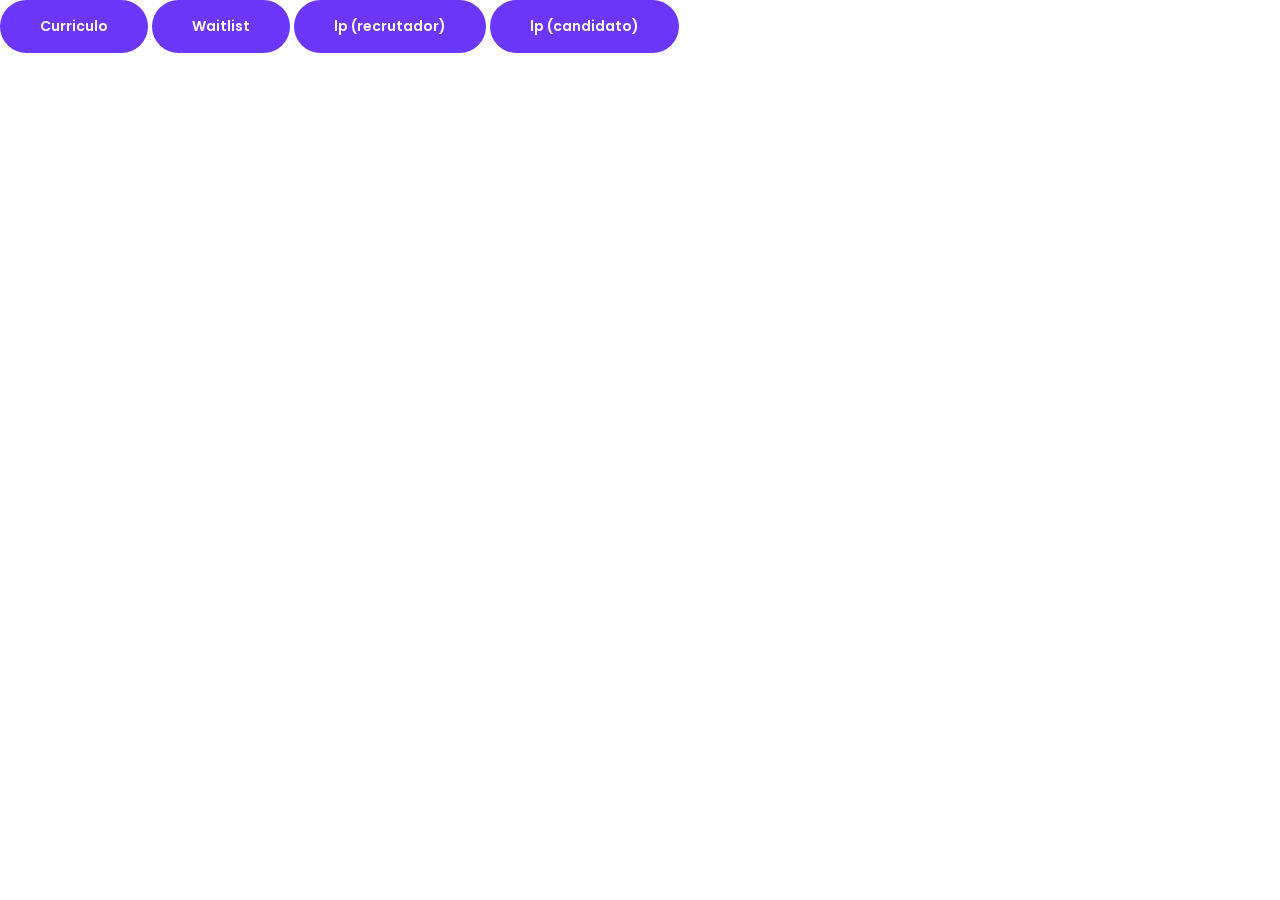
<file: index.html>
<!DOCTYPE html>
<html lang="pt-BR">

<head>
  <meta charset="UTF-8">
  <meta name="viewport" content="width=device-width, initial-scale=1.0">
  <link rel="shortcut icon" href="./img/icones/favicon.png" type="image/x-icon">
  <link rel="stylesheet" href="./css/style.css">
  <link rel="preconnect" href="https://fonts.googleapis.com">
  <link rel="preconnect" href="https://fonts.gstatic.com" crossorigin>
  <link href="https://fonts.googleapis.com/css2?family=Poppins:wght@400;600&display=swap" rel="stylesheet">

  <title>Viewtrine - Home</title>
</head>

<body>
  <a href="./curriculo.html" class="botao">Curriculo</a>
  <a href="./waitlist.html" class="botao">Waitlist</a>
  <a href="./landing-page/recrutador.html" class="botao">lp (recrutador)</a>
  <a href="./landing-page/candidato.html" class="botao">lp (candidato)</a>
</body>

</html>
</file>
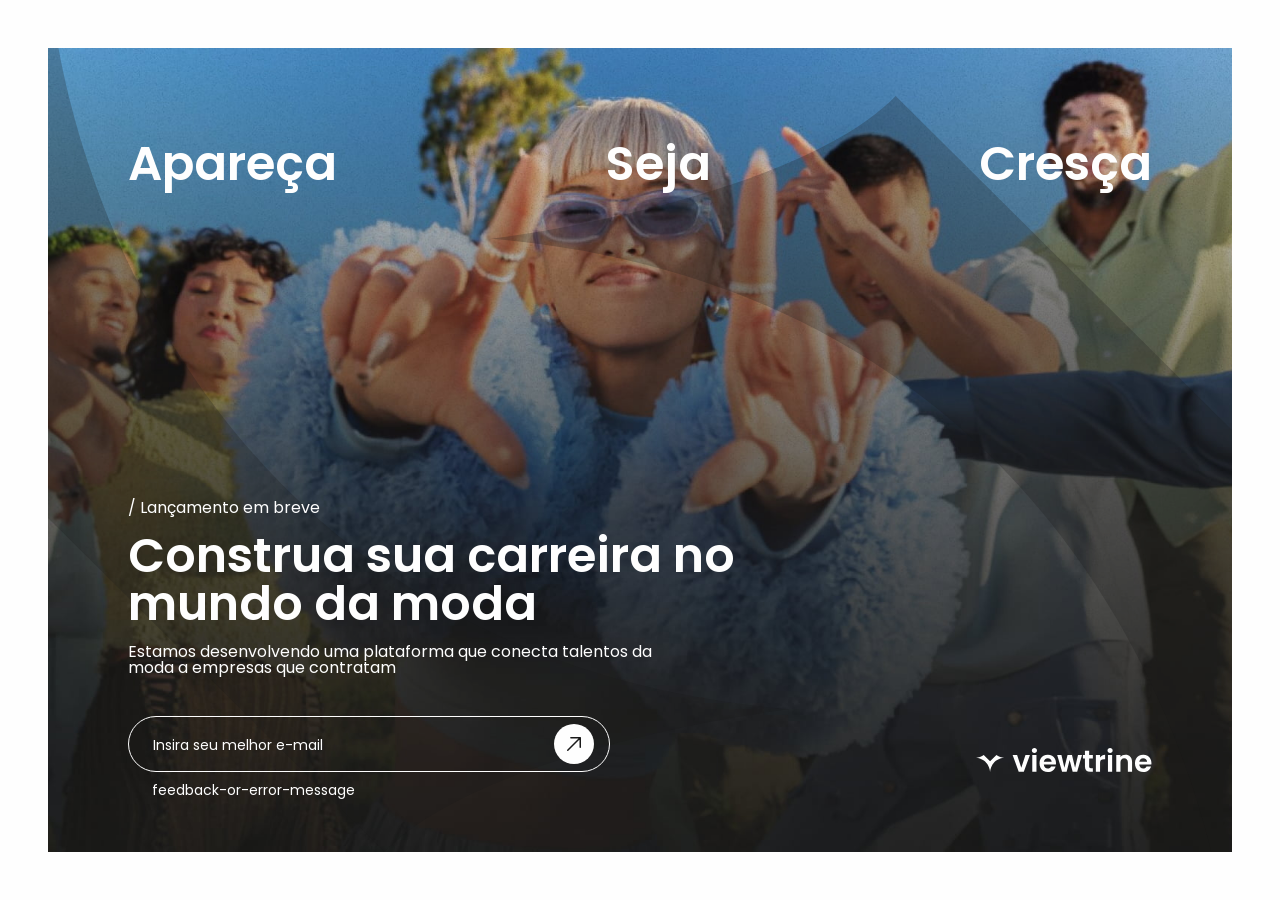
<file: waitlist.html>
<!DOCTYPE html>
<html lang="pt-BR">

<head>
  <meta charset="UTF-8">
  <meta name="viewport" content="width=device-width, initial-scale=1.0">
  <link rel="shortcut icon" href="./img/icones/favicon.png" type="image/x-icon">
  <link rel="preload" href="./img/waitlist/fundo.jpg" as="image" fetchpriority="high">
  <link rel="stylesheet" href="./css/style.css">
  <link rel="preconnect" href="https://fonts.googleapis.com">
  <link rel="preconnect" href="https://fonts.gstatic.com" crossorigin>
  <link href="https://fonts.googleapis.com/css2?family=Poppins:wght@400;600&display=swap" rel="stylesheet">
  <meta name="description" content="Na Viewtrine você encontra as melhores vagas de emprego no setor da moda. Cadastre seu currículo agora e conecte-se com recrutadores de todo o Brasil!">
  <title>Viewtrine - Waitlist</title>
</head>

<body>
  <main class="fundo-externo">
    <div class="fundo-container">
      <div class="grid-waitlist">
        <ul class="titulos-waitlist font-bold">
          <li>Apareça</li>
          <li>Seja</li>
          <li>Cresça</li>
        </ul>

        <section class="dados-container">
          <div class="flex1">
            <span class="font-regular">/ Lançamento em breve</span>
            <h1 class="font-bold">Construa sua carreira no mundo da moda</h1>
            <p class="font-regular">
              Estamos desenvolvendo uma plataforma que conecta talentos da moda a empresas que contratam
            </p>
          </div>

          <div class="flex2">
            <form action="./waitlist.html" class="form-waitlist">
              <input type="email" name="email" id="email" placeholder="Insira seu melhor e-mail" class="input-email" />
              <button type="submit" class="submit-btn">
                <img src="./img/waitlist/botao.svg" alt="Enviar email" />
              </button>
            </form>
            <p class="ativo font-regular texto-form">feedback-or-error-message</p>
          </div>
        </section>

        <img src="./img/icones/viewtrine-logo.svg" alt="" class="waitlist-logo" />
      </div>
    </div>
  </main>
</body>

</html>
</file>
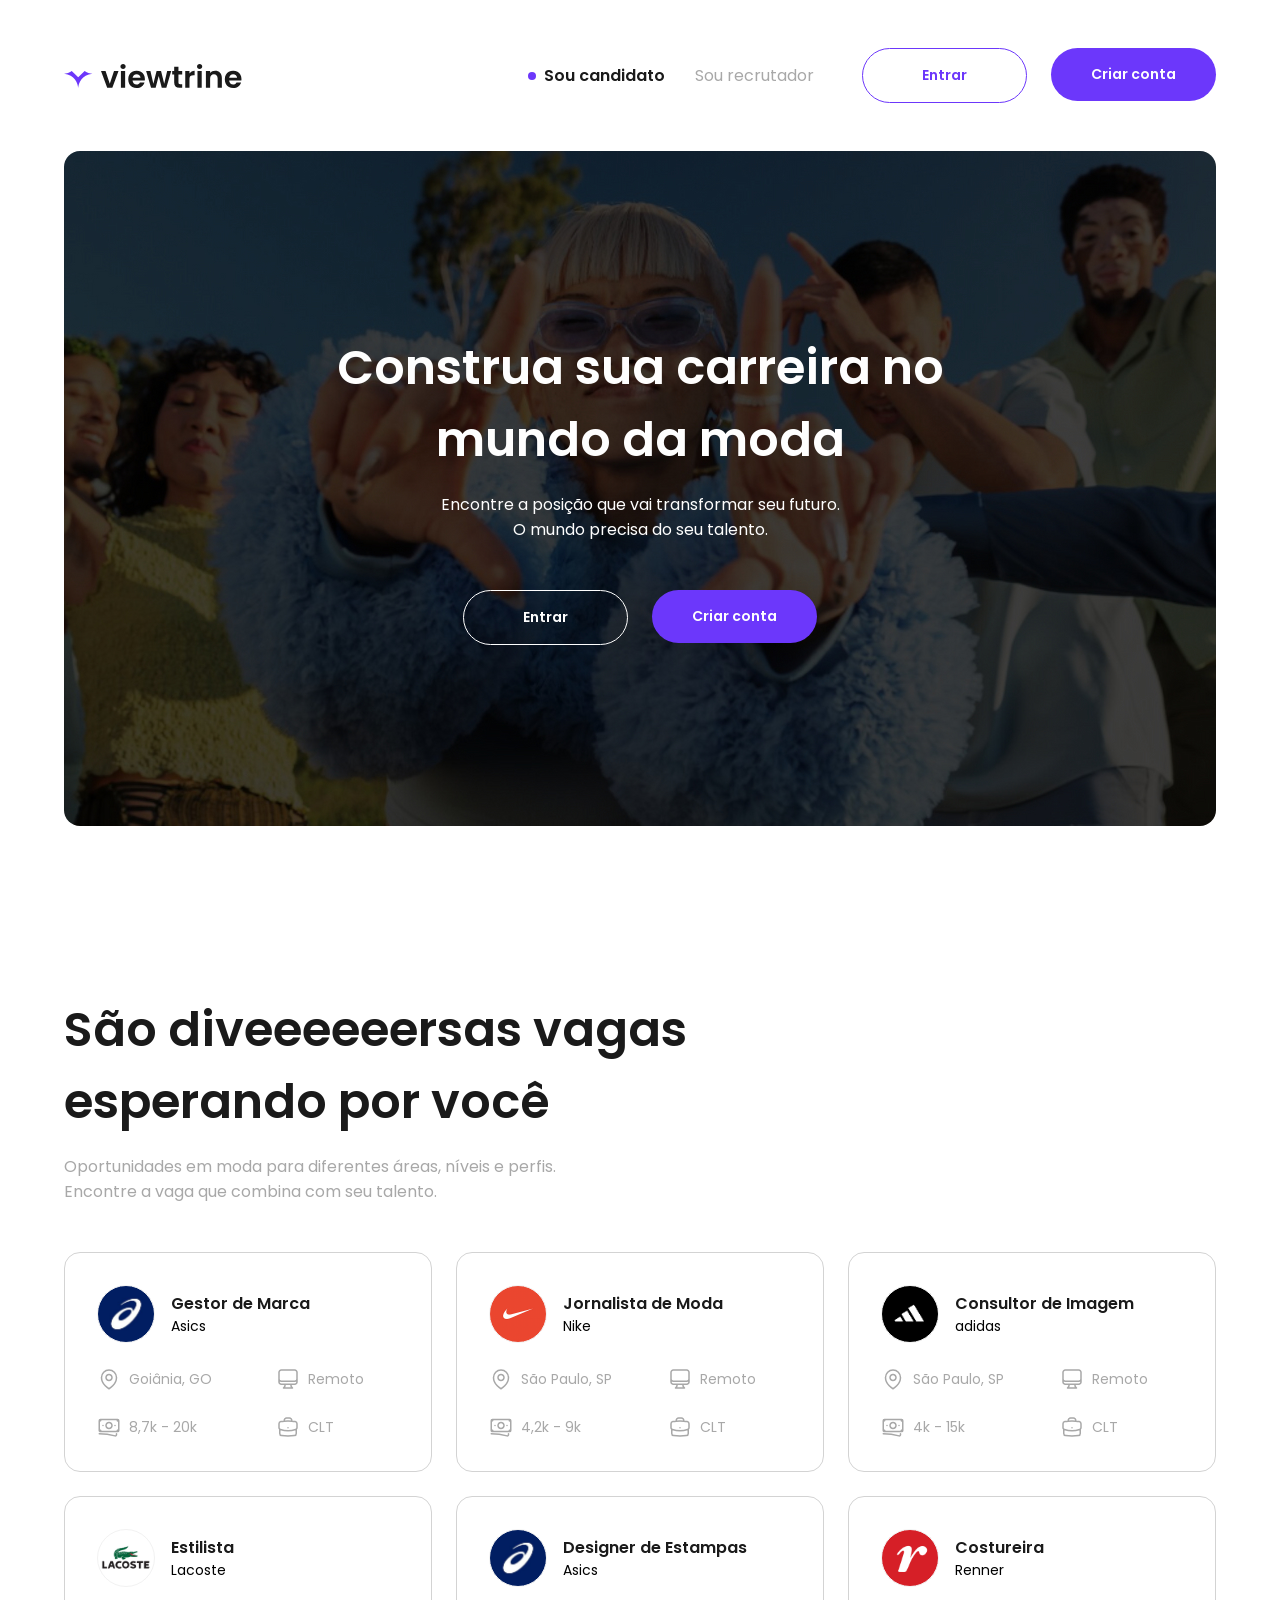
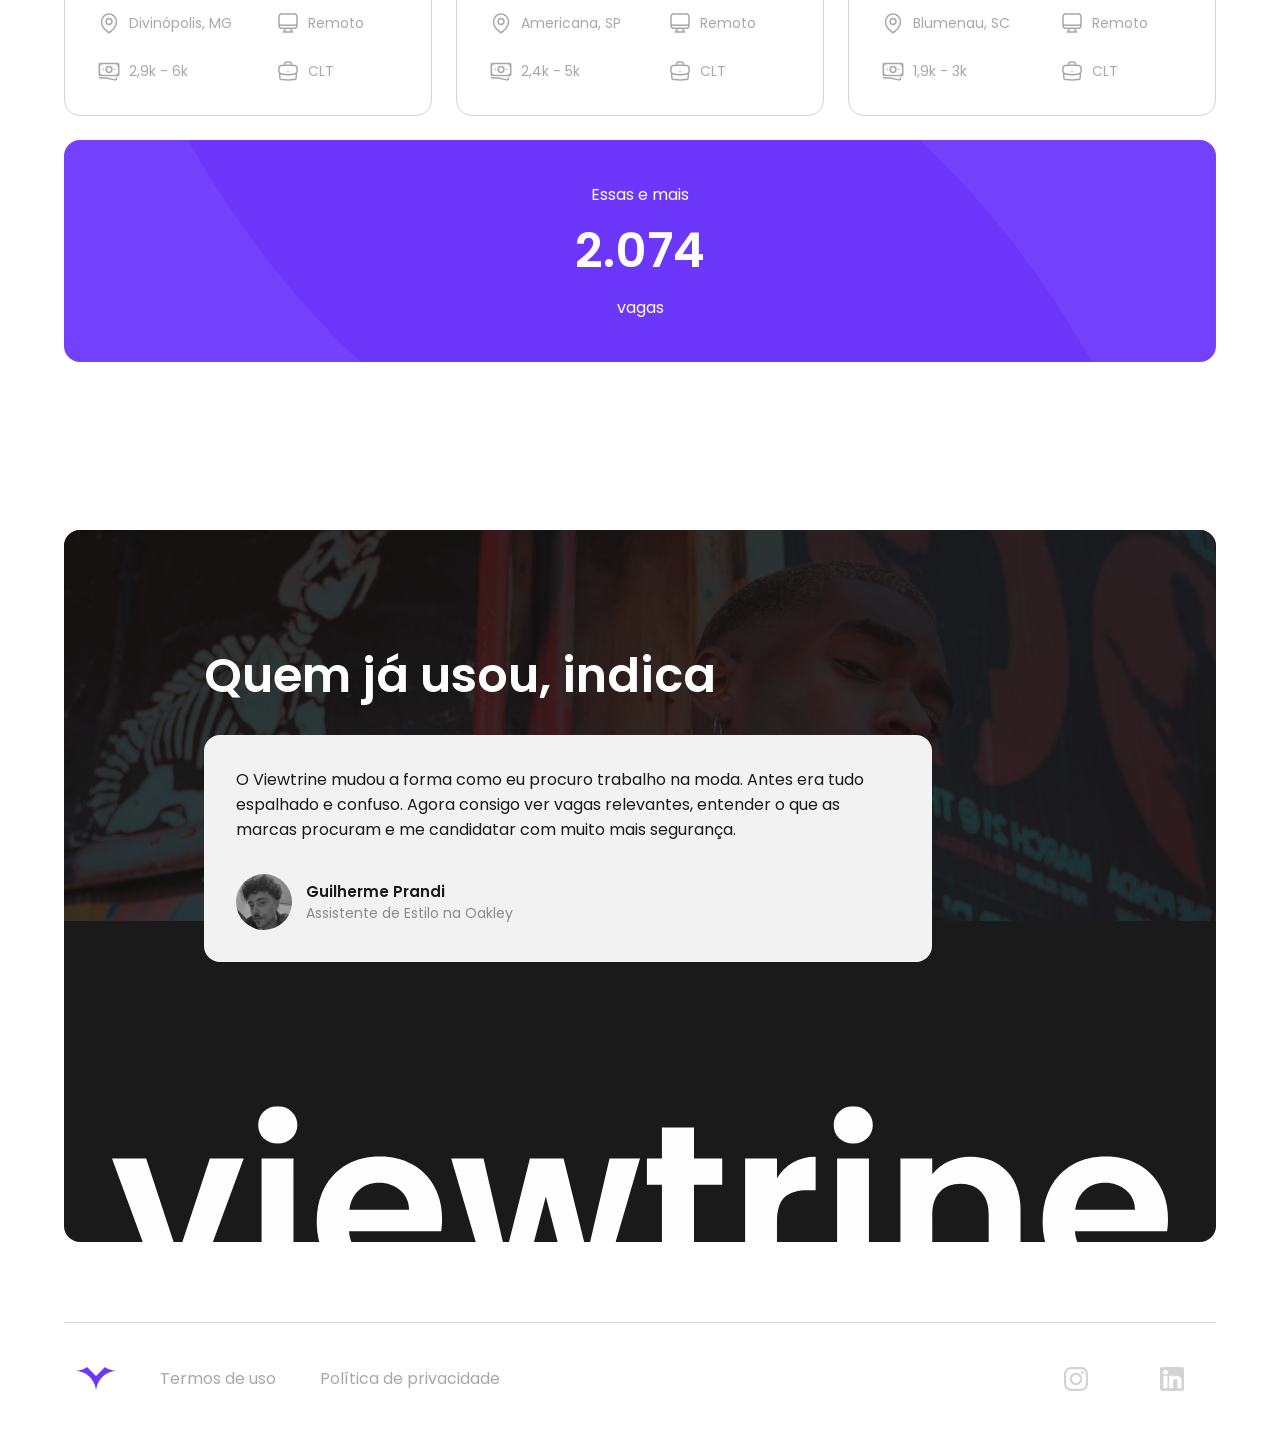
<file: landing-page/candidato.html>
<!DOCTYPE html>
<html lang="pt-BR">

<head>
  <meta charset="UTF-8">
  <meta name="viewport" content="width=device-width, initial-scale=1.0">
  <link rel="shortcut icon" href="../img/icones/favicon.png" type="image/x-icon">
  <link rel="stylesheet" href="../css/style.css">
  <link rel="preload" href="../css/style.css" as="style">
  <link rel="preconnect" href="https://fonts.googleapis.com">
  <link rel="preconnect" href="https://fonts.gstatic.com" crossorigin>
  <link href="https://fonts.googleapis.com/css2?family=Poppins:wght@400;600&display=swap" rel="stylesheet">
  <meta name="description" content="Na Viewtrine você encontra as melhores vagas de emprego no setor da moda. Cadastre seu currículo agora e conecte-se com recrutadores de todo o Brasil!">
  <title>Viewtrine - Candidato</title>
</head>

<body>
  <nav class="hamburguer-menu">
    <div>
      <button class="hamburguer-fechar"><img src="../img/icones/x.svg" alt="fechar menu" height="24" width="24"></button>
    </div>
    <ul class="hamburguer-escolha">
      <li><a href="./candidato.html" class="header-ativo font-bold">Sou candidato</a>
      </li>
      <li><a href="./recrutador.html" class="font-regular">Sou recrutador</a></li>
    </ul>
    <ul class="hamburguer-log">
      <li><a href="../index.html" class="botao-borda-roxa">Entrar</a></li>
      <li><a href="../index.html" class="botao">Criar conta</a></li>
    </ul>
  </nav>

  <div class="lp-margin">
    <header class="header-lp">
      <img class="header-logo1" src="../img/icones/viewtrine-logo-black.svg" alt="Logo Viewtrine" width="178" height="24">
      <img class="header-logo2" src="../img/icones/viewtrine-logo-min.svg" alt="Logo Viewtrine" width="40" height="24">
      <nav class="header-links">
        <ul class="header-escolha">
          <li><a href="./candidato.html" class="header-ativo font-bold">Sou candidato</a>
          </li>
          <li><a href="./recrutador.html" class="font-regular">Sou recrutador</a></li>
        </ul>
        <button class="hamburguer" aria-label="Abrir Menu">
          <img src="../img/lp/hamburguer.svg" alt="Hamburguer Ícone">
        </button>
        <ul class="header-log">
          <li><a href="../index.html" class="botao-borda-roxa">Entrar</a></li>
          <li><a href="../index.html" class="botao">Criar conta</a></li>
        </ul>
      </nav>
    </header>

    <main>
      <article class="lp-apresentacao">
        <div class="apresentacao-container">
          <div class="apresentacao-grid">
            <div class="apresentacao-texto">
              <h1 class="font-bold">Construa sua carreira no <br>mundo da moda</h1>
              <p class="font-regular">Encontre a posição que vai transformar seu futuro. <br>O mundo precisa do seu talento.</p>
            </div>
            <div>
              <ul class="apresentacao-botoes">
                <li><a href="../index.html" class="botao-borda-branca">Entrar</a></li>
                <li><a href="../index.html" class="botao">Criar conta</a></li>
              </ul>
            </div>
          </div>
        </div>
      </article>
    </main>

    <section aria-label="vagas">
      <div class="vagas-texto">
        <h2 class="font-bold">São diveeeeeersas vagas <br> esperando por você</h2>
        <p class="font-regular">Oportunidades em moda para diferentes áreas, níveis e perfis. <br> Encontre a vaga que combina com seu talento.</p>
      </div>
      <div class="vagas-container">
        <div class="vagas-empresas font-regular">
          <ul>

            <li>
              <div class="empresa" data-empresa="asics">
                <div class="empresas-header">
                  <h3 class="font-bold">Gestor de Marca</h3>
                  <p>Asics</p>
                </div>
              </div>
              <div class="empresas-info">
                <p class="local"><span>Goiânia, GO</span></p>
                <p class="remoto"><span>Remoto</span></p>
                <p class="salario"><span>8,7k - 20k</span></p>
                <p class="clt"><span>CLT</span></p>
              </div>
            </li>

            <li>
              <div class="empresa" data-empresa="nike">
                <div class="empresas-header">
                  <h3 class="font-bold">Jornalista de Moda</h3>
                  <p>Nike</p>
                </div>
              </div>
              <div class="empresas-info">
                <p class="local"><span>São Paulo, SP</span></p>
                <p class="remoto"><span>Remoto</span></p>
                <p class="salario"><span>4,2k - 9k</span></p>
                <p class="clt"><span>CLT</span></p>
              </div>
            </li>

            <li>
              <div class="empresa" data-empresa="adidas">
                <div class="empresas-header">
                  <h3 class="font-bold">Consultor de Imagem</h3>
                  <p>adidas</p>
                </div>
              </div>
              <div class="empresas-info">
                <p class="local"><span>São Paulo, SP</span></p>
                <p class="remoto"><span>Remoto</span></p>
                <p class="salario"><span>4k - 15k</span></p>
                <p class="clt"><span>CLT</span></p>
              </div>
            </li>

            <li>
              <div class="empresa" data-empresa="lacoste">
                <div class="empresas-header">
                  <h3 class="font-bold">Estilista</h3>
                  <p>Lacoste</p>
                </div>
              </div>
              <div class="empresas-info">
                <p class="local"><span>Divinópolis, MG</span></p>
                <p class="remoto"><span>Remoto</span></p>
                <p class="salario"><span>2,9k - 6k</span></p>
                <p class="clt"><span>CLT</span></p>
              </div>
            </li>

            <li>
              <div class="empresa" data-empresa="asics">
                <div class="empresas-header">
                  <h3 class="font-bold">Designer de Estampas</h3>
                  <p>Asics</p>
                </div>
              </div>
              <div class="empresas-info">
                <p class="local"><span>Americana, SP</span></p>
                <p class="remoto"><span>Remoto</span></p>
                <p class="salario"><span>2,4k - 5k</span></p>
                <p class="clt"><span>CLT</span></p>
              </div>
            </li>

            <li>
              <div class="empresa" data-empresa="renner">
                <div class="empresas-header">
                  <h3 class="font-bold">Costureira</h3>
                  <p>Renner</p>
                </div>
              </div>
              <div class="empresas-info">
                <p class="local"><span>Blumenau, SC</span></p>
                <p class="remoto"><span>Remoto</span></p>
                <p class="salario"><span>1,9k - 3k</span></p>
                <p class="clt"><span>CLT</span></p>
              </div>
            </li>

          </ul>
        </div>

        <div class="vagas-quantidade font-regular">
          <p>Essas e mais</p>
          <h2 class="font-bold">2.074</h2>
          <p>vagas</p>
        </div>
      </div>
    </section>

    <section class="lp-recomendacao">
      <div class="lp-recomendacao-bg" aria-hidden="true"></div>
      <div class="lp-recomendacao-container">
        <h2 class="lp-recomendacao-titulo font-bold">
          Quem já usou, indica
        </h2>
        <div class="lp-recomendacao-card">
          <p class="lp-recomendacao-texto font-regular">
            O Viewtrine mudou a forma como eu procuro trabalho na moda. Antes era tudo espalhado e confuso. Agora consigo ver vagas relevantes, entender o que as marcas procuram e me candidatar com muito mais segurança.
          </p>
          <div class="lp-recomendacao-autor">
            <img src="../img/lp/pfp.jpg" alt="Luccas Barro" class="lp-recomendacao-avatar">
            <div class="lp-recomendacao-info">
              <span class="lp-recomendacao-nome font-bold">Guilherme Prandi</span>
              <span class="lp-recomendacao-cargo font-regular">Assistente de Estilo na Oakley</span>
            </div>
          </div>
        </div>
      </div>

      <img src="../img/lp/logo-split.svg" alt="" class="lp-recomendacao-bg-logo" aria-hidden="true">
    </section>

    <footer class="footer-lp">
      <div>
        <ul class="font-regular footer-links-1">
          <li><img src="../img/icones/logo.png" alt="logo" width="40px" height="24px"></li>
          <li><a href="../index.html">Termos de uso</a></li>
          <li><a href="../index.html">Política de privacidade</a></li>
        </ul>
      </div>
      <div>
        <ul class="footer-links-2">
          <li><a href="https://www.instagram.com/viewtrine" target="_blank" rel="noopener noreferrer"><img src="../img/icones/instagram.svg" alt="Instagram"></a></li>
          <li><a href="https://www.linkedin.com/company/viewtrine/" target="_blank" rel="noopener noreferrer"><img src="../img/icones/linkedin.svg" alt="LinkedIn"></a></li>
        </ul>
      </div>
    </footer>
  </div>

  <script src="../javascript/lp.js"></script>
</body>
</file>
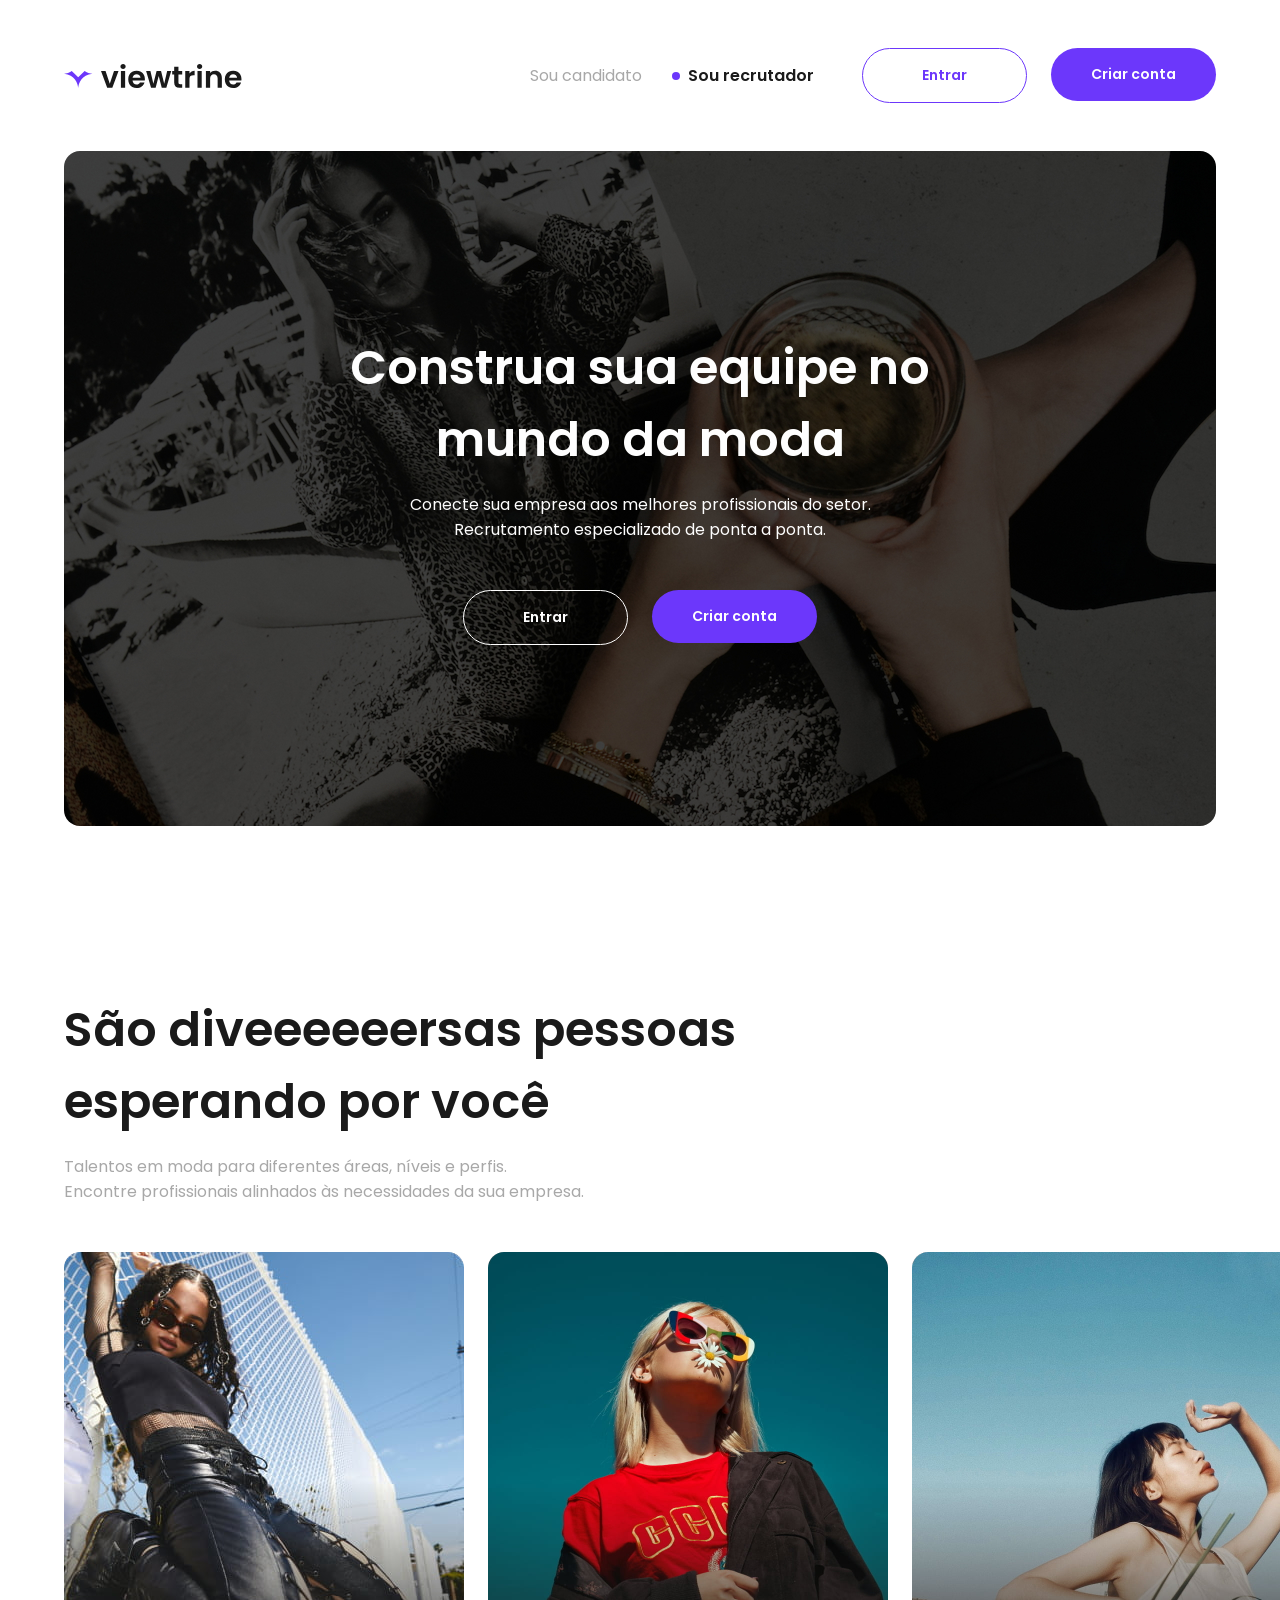
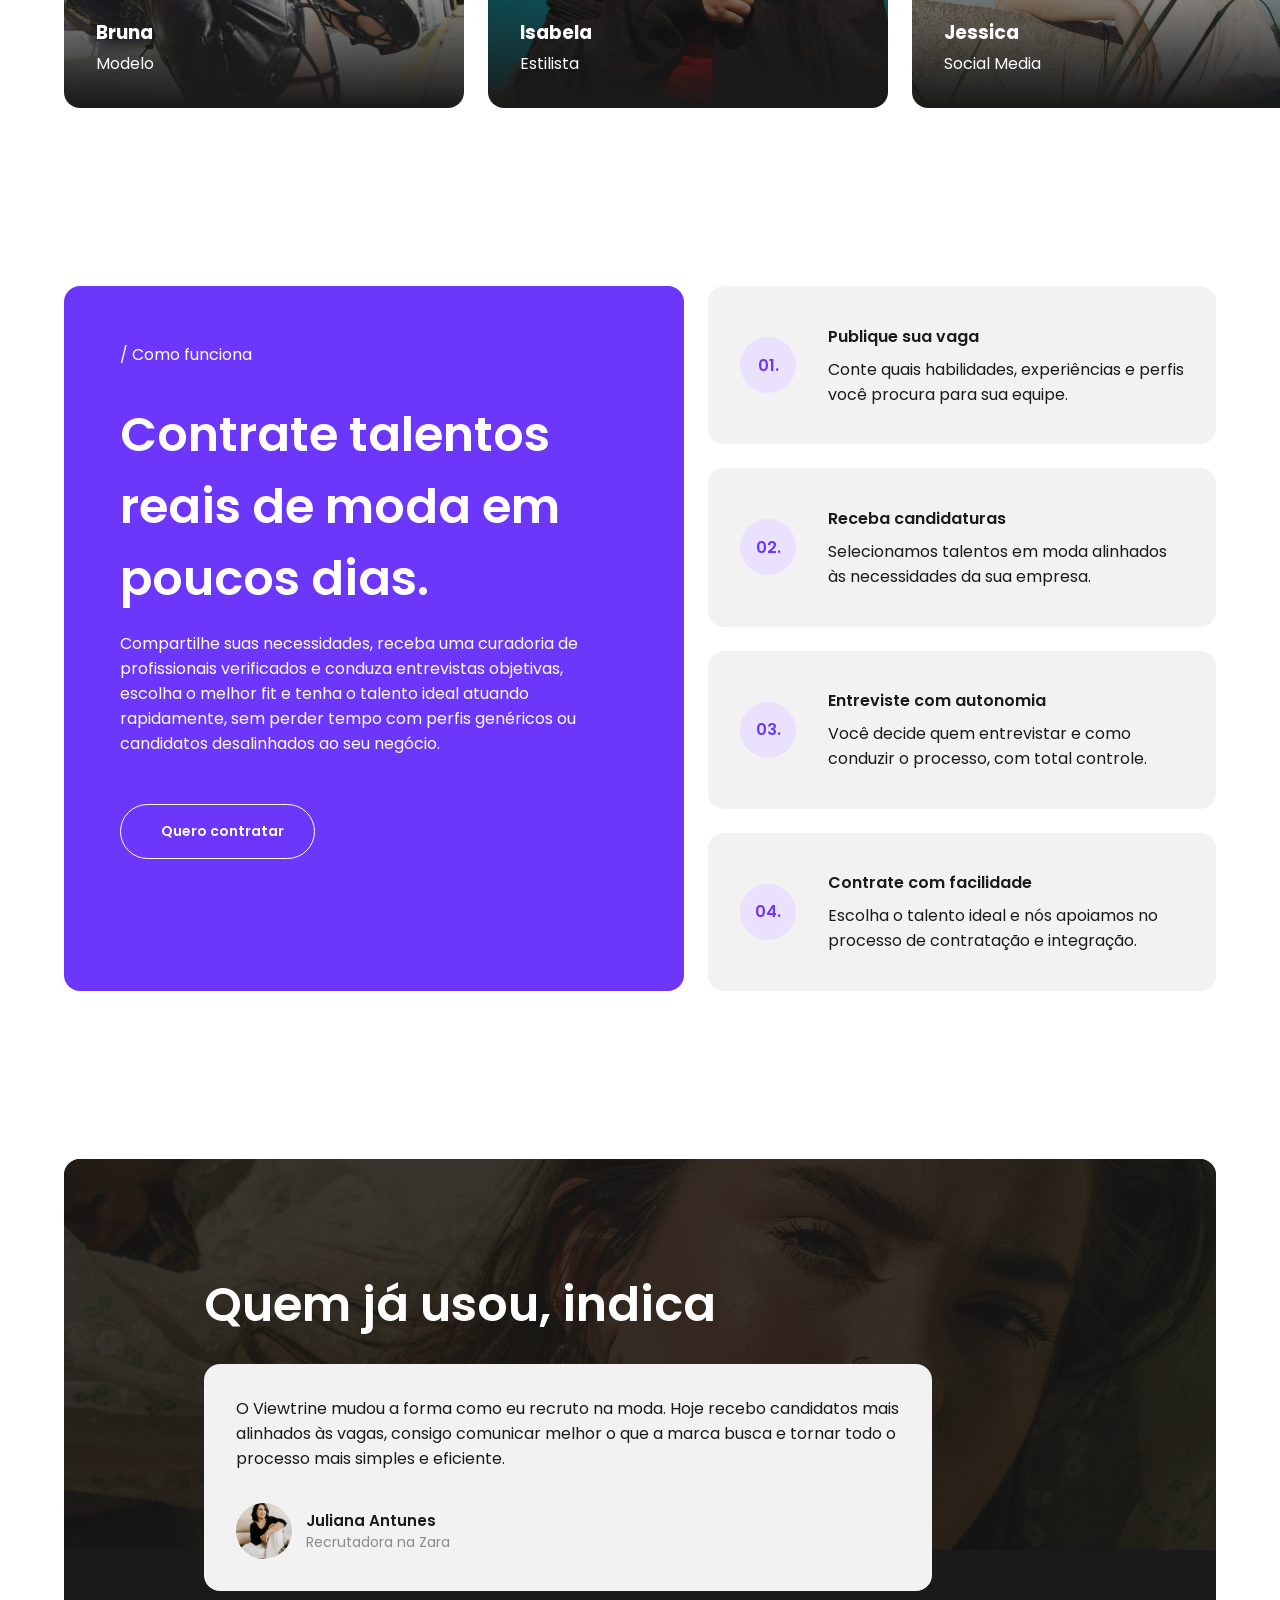
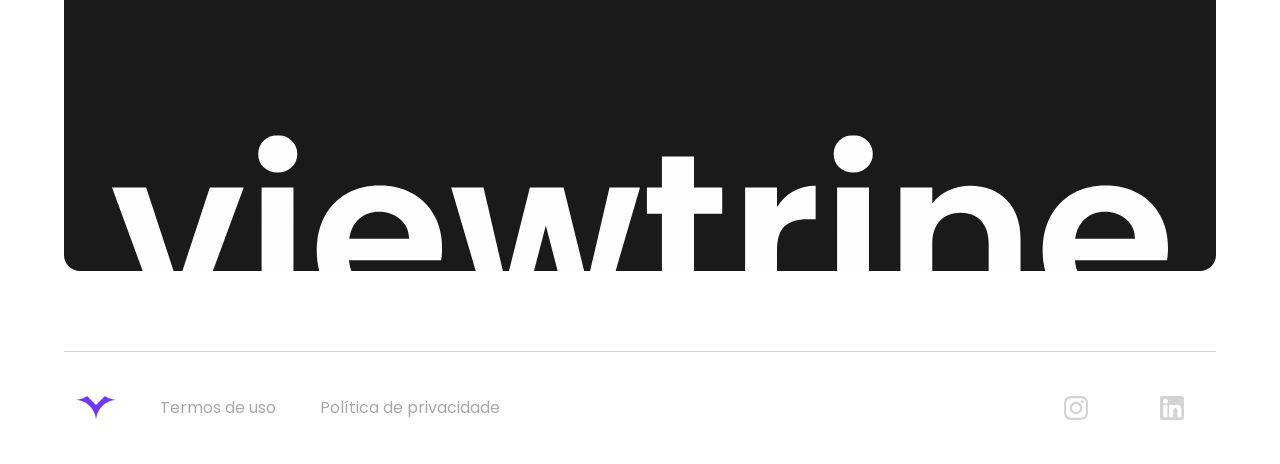
<file: landing-page/recrutador.html>
<!DOCTYPE html>
<html lang="pt-BR">

<head>
  <meta charset="UTF-8">
  <meta name="viewport" content="width=device-width, initial-scale=1.0">
  <link rel="shortcut icon" href="../img/icones/favicon.png" type="image/x-icon">
  <link rel="stylesheet" href="../css/style.css">
  <link rel="preload" href="../css/style.css" as="style">
  <link rel="preconnect" href="https://fonts.googleapis.com">
  <link rel="preconnect" href="https://fonts.gstatic.com" crossorigin>
  <link href="https://fonts.googleapis.com/css2?family=Poppins:wght@400;600&display=swap" rel="stylesheet">
  <meta name="description" content="Na Viewtrine você encontra as melhores vagas de emprego no setor da moda. Cadastre seu currículo agora e conecte-se com recrutadores de todo o Brasil!">
  <title>Viewtrine - Recrutador</title>
</head>

<body>
  <nav class="hamburguer-menu">
    <div>
      <button class="hamburguer-fechar"><img src="../img/icones/x.svg" alt="fechar menu" height="24" width="24"></button>
    </div>
    <ul class="hamburguer-escolha">
      <li><a href="./candidato.html" class="font-regular">Sou candidato</a>
      </li>
      <li><a href="./recrutador.html" class="header-ativo font-bold">Sou recrutador</a></li>
    </ul>
    <ul class="hamburguer-log">
      <li><a href="../index.html" class="botao-borda-roxa">Entrar</a></li>
      <li><a href="../index.html" class="botao">Criar conta</a></li>
    </ul>
  </nav>

  <div class="lp-margin">
    <header class="header-lp">
      <img class="header-logo1" src="../img/icones/viewtrine-logo-black.svg" alt="Logo Viewtrine" width="178" height="24">
      <img class="header-logo2" src="../img/icones/viewtrine-logo-min.svg" alt="Logo Viewtrine" width="40" height="24">
      <nav class="header-links">
        <ul class="header-escolha">
          <li><a href="./candidato.html" class="font-regular">Sou candidato</a>
          </li>
          <li><a href="./recrutador.html" class="header-ativo font-bold">Sou recrutador</a></li>
        </ul>
        <button class="hamburguer" aria-label="Abrir Menu">
          <img src="../img/lp/hamburguer.svg" alt="Hamburguer Ícone">
        </button>
        <ul class="header-log">
          <li><a href="../index.html" class="botao-borda-roxa">Entrar</a></li>
          <li><a href="../index.html" class="botao">Criar conta</a></li>
        </ul>
      </nav>
    </header>

    <main>
      <article class="lp-apresentacao">
        <div class="apresentacao-container-recrutador">
          <div class="apresentacao-grid">
            <div class="apresentacao-texto">
              <h1 class="font-bold">Construa sua equipe no<br>mundo da moda</h1>
              <p class="font-regular">Conecte sua empresa aos melhores profissionais do setor. <br>Recrutamento especializado de ponta a ponta.</p>
            </div>
            <div>
              <ul class="apresentacao-botoes">
                <li><a href="../index.html" class="botao-borda-branca">Entrar</a></li>
                <li><a href="../index.html" class="botao">Criar conta</a></li>
              </ul>
            </div>
          </div>
        </div>
      </article>
    </main>

    <section aria-label="candidatos">
      <div class="vagas-texto">
        <h2 class="font-bold">São diveeeeeersas pessoas<br> esperando por você</h2>
        <p class="font-regular">Talentos em moda para diferentes áreas, níveis e perfis.<br>Encontre profissionais alinhados às necessidades da sua empresa.</p>
      </div>
      <div class="pessoas-container">
        <div class="vagas-pessoas font-regular">
          <ul>
            <li class="pessoa bruna">
              <h3>Bruna</h3>
              <p>Modelo</p>
            </li>
            <li class="pessoa isabela">
              <h3>Isabela</h3>
              <p>Estilista</p>
            </li>
            <li class="pessoa  jessica">
              <h3>Jessica</h3>
              <p>Social Media</p>
            </li>
          </ul>
        </div>

        <div class="pessoas-quantidade font-regular">
          <p>Essas e mais</p>
          <h2 class="font-bold">2.074</h2>
          <p>pessoas</p>
        </div>
      </div>
    </section>

    <section class="passos-recrutador">
      <div class="passos-recrutador-container">

        <div class="passos-recrutador-hero">
          <span class="font-regular">/ Como funciona</span>

          <h2 class="passos-recrutador-titulo font-bold">
            Contrate talentos reais de moda em poucos dias.
          </h2>

          <p class="passos-recrutador-descricao font-regular">
            Compartilhe suas necessidades, receba uma curadoria de profissionais verificados e
            conduza entrevistas objetivas, escolha o melhor fit e tenha o talento ideal atuando
            rapidamente, sem perder tempo com perfis genéricos ou candidatos desalinhados
            ao seu negócio.
          </p>

          <a href="#" class="passos-recrutador-botao botao-borda-branca">
            Quero contratar
          </a>
        </div>

        <div class="passos-lista">

          <div class="passo-item">
            <div class="passo-numero font-bold">01.</div>
            <div class="passo-conteudo">
              <h3 class="passo-titulo font-bold">Publique sua vaga</h3>
              <p class="passo-texto font-regular">
                Conte quais habilidades, experiências e perfis você procura para sua equipe.
              </p>
            </div>
          </div>

          <div class="passo-item">
            <div class="passo-numero font-bold">02.</div>
            <div class="passo-conteudo">
              <h3 class="passo-titulo font-bold">Receba candidaturas</h3>
              <p class="passo-texto font-regular">
                Selecionamos talentos em moda alinhados às necessidades da sua empresa.
              </p>
            </div>
          </div>

          <div class="passo-item">
            <div class="passo-numero font-bold">03.</div>
            <div class="passo-conteudo">
              <h3 class="passo-titulo font-bold">Entreviste com autonomia</h3>
              <p class="passo-texto font-regular">
                Você decide quem entrevistar e como conduzir o processo, com total controle.
              </p>
            </div>
          </div>

          <div class="passo-item">
            <div class="passo-numero font-bold">04.</div>
            <div class="passo-conteudo">
              <h3 class="passo-titulo font-bold">Contrate com facilidade</h3>
              <p class="passo-texto font-regular">
                Escolha o talento ideal e nós apoiamos no processo de contratação e integração.
              </p>
            </div>
          </div>
        </div>
      </div>
    </section>



    <section class="lp-recomendacao-recrutador">
      <div class="lp-recomendacao-bg" aria-hidden="true"></div>
      <div class="lp-recomendacao-container">
        <h2 class="lp-recomendacao-titulo font-bold">
          Quem já usou, indica
        </h2>
        <div class="lp-recomendacao-card">
          <p class="lp-recomendacao-texto font-regular">
            O Viewtrine mudou a forma como eu recruto na moda. Hoje recebo candidatos mais alinhados às vagas, consigo comunicar melhor o que a marca busca e tornar todo o processo mais simples e eficiente.
          </p>
          <div class="lp-recomendacao-autor">
            <img src="../img/lp/recrutadora-pfp.jpg" alt="Luccas Barro" class="lp-recomendacao-avatar">
            <div class="lp-recomendacao-info">
              <span class="lp-recomendacao-nome font-bold">Juliana Antunes</span>
              <span class="lp-recomendacao-cargo font-regular">Recrutadora na Zara</span>
            </div>
          </div>
        </div>
      </div>

      <img src="../img/lp/logo-split.svg" alt="" class="lp-recomendacao-bg-logo" aria-hidden="true">
    </section>

    <footer class="footer-lp">
      <div>
        <ul class="font-regular footer-links-1">
          <li><img src="../img/icones/logo.png" alt="logo" width="40px" height="24px"></li>
          <li><a href="../index.html">Termos de uso</a></li>
          <li><a href="../index.html">Política de privacidade</a></li>
        </ul>
      </div>
      <div>
        <ul class="footer-links-2">
          <li><a href="https://www.instagram.com/viewtrine" target="_blank" rel="noopener noreferrer"><img src="../img/icones/instagram.svg" alt="Instagram"></a></li>
          <li><a href="https://www.linkedin.com/company/viewtrine/" target="_blank" rel="noopener noreferrer"><img src="../img/icones/linkedin.svg" alt="LinkedIn"></a></li>
        </ul>
      </div>
    </footer>
  </div>

  <script src="../javascript/lp-recrutador.js"></script>
</body>
</file>
<file: css/style.css>
/* Global */
@import url("./global.css");
@import url("./header.css");
@import url("./sidebar.css");

/* Landing Page */
@import url("./landing-page.css");

/* Curriculo */
@import url("./curriculo.css");
@import url("./waitlist.css");
</file>
